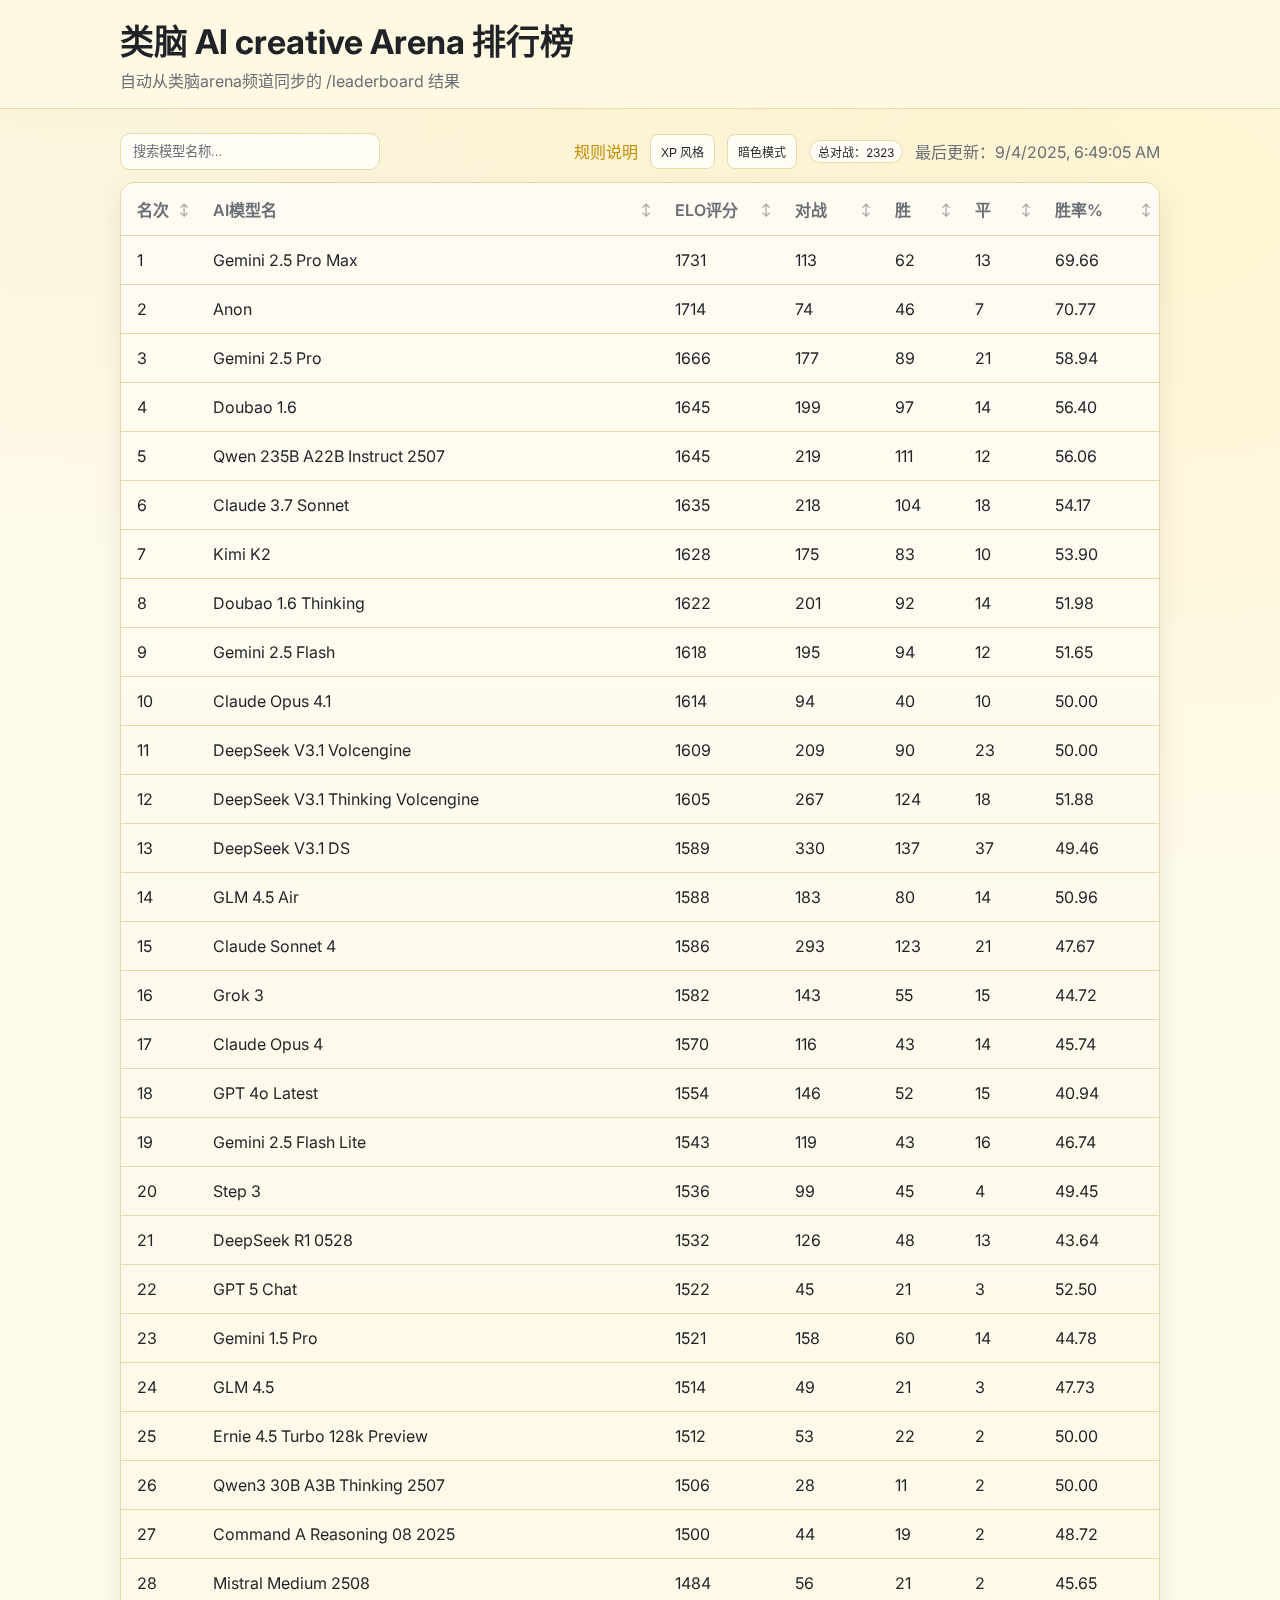
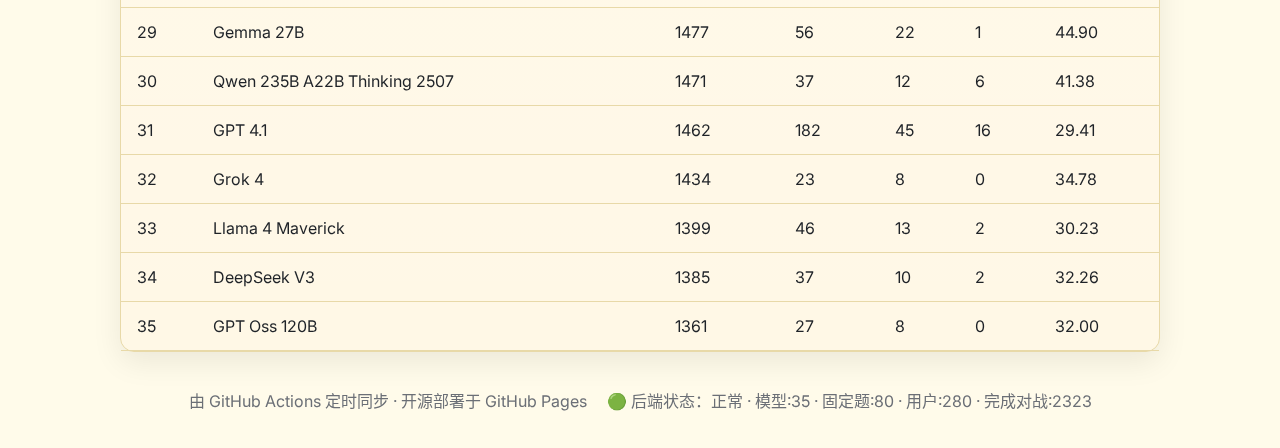
<file: index.html>
<!DOCTYPE html>
<html lang="zh-CN">
<head>
  <meta charset="UTF-8">
  <meta name="viewport" content="width=device-width, initial-scale=1">
  <title>类脑 AI creative Arena 排行榜</title>
  <meta name="description" content="从类脑arena频道同步的排行榜">
  <link rel="preconnect" href="https://fonts.googleapis.com">
  <link rel="preconnect" href="https://fonts.gstatic.com" crossorigin>
  <link href="https://fonts.googleapis.com/css2?family=Inter:wght@400;600;700&display=swap" rel="stylesheet">
  <link rel="stylesheet" href="styles.css">
</head>
<body>
  <header class="header">
    <div class="container">
      <h1 class="title">类脑 AI creative Arena 排行榜</h1>
      <p class="subtitle">自动从类脑arena频道同步的 /leaderboard 结果</p>
    </div>
  </header>

  <main class="container">
    <section class="toolbar">
      <div class="left">
        <input id="search" class="input" placeholder="搜索模型名称..." />
      </div>
      <div class="right" style="display:flex; align-items:center; gap:12px;">
        <a class="link" href="info.html">规则说明</a>
        <button id="styleToggle" class="btn" title="切换千禧年风格">XP 风格</button>
        <button id="themeToggle" class="btn" title="切换明暗主题">切换主题</button>
        <span id="totalBattles" class="badge">总对战：0</span>
        <span id="updatedAt" class="muted">最后更新：--</span>
      </div>
    </section>

    <section class="card">
      <div class="table-wrapper">
        <table class="table" id="leaderboardTable">
          <thead>
            <tr>
              <th class="sortable" data-key="rank" aria-sort="none" style="width:76px">名次</th>
              <th class="sortable" data-key="model_name">AI模型名</th>
              <th class="sortable" data-key="rating" style="width:120px">ELO评分</th>
              <th class="sortable" data-key="battles" style="width:100px">对战</th>
              <th class="sortable" data-key="wins" style="width:80px">胜</th>
              <th class="sortable" data-key="ties" style="width:80px">平</th>
              <th class="sortable" data-key="win_rate_percentage" style="width:120px">胜率%</th>
            </tr>
          </thead>
          <tbody id="leaderboardBody">
            <tr>
              <td colspan="7" class="muted center">加载中...</td>
            </tr>
          </tbody>
        </table>
      </div>
    </section>
  </main>

  <footer class="footer">
    <div class="container">
      <span class="muted">由 GitHub Actions 定时同步 · 开源部署于 GitHub Pages</span>
    </div>
  </footer>

  <script src="app.js" type="module"></script>
</body>
</html>
</file>
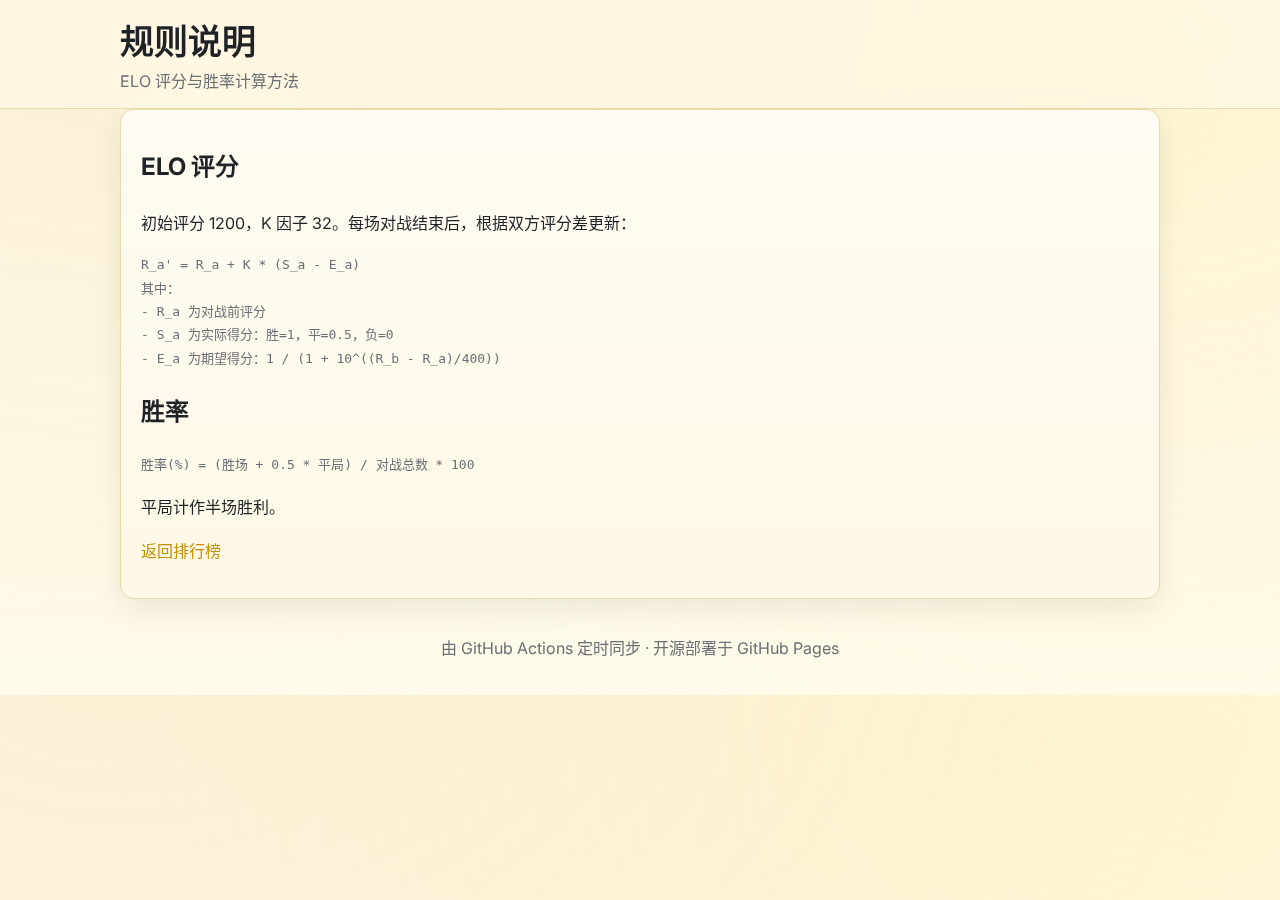
<file: info.html>
<!DOCTYPE html>
<html lang="zh-CN">
<head>
  <meta charset="UTF-8">
  <meta name="viewport" content="width=device-width, initial-scale=1">
  <title>评分与胜率规则说明</title>
  <link rel="preconnect" href="https://fonts.googleapis.com">
  <link rel="preconnect" href="https://fonts.gstatic.com" crossorigin>
  <link href="https://fonts.googleapis.com/css2?family=Inter:wght@400;600;700&display=swap" rel="stylesheet">
  <link rel="stylesheet" href="styles.css">
</head>
<body>
  <header class="header">
    <div class="container">
      <h1 class="title">规则说明</h1>
      <p class="subtitle">ELO 评分与胜率计算方法</p>
    </div>
  </header>

  <main class="container">
    <section class="card" style="padding:16px 20px; line-height:1.8;">
      <h2>ELO 评分</h2>
      <p>初始评分 1200，K 因子 32。每场对战结束后，根据双方评分差更新：</p>
      <pre class="muted" style="white-space:pre-wrap;">R_a' = R_a + K * (S_a - E_a)
其中：
- R_a 为对战前评分
- S_a 为实际得分：胜=1，平=0.5，负=0
- E_a 为期望得分：1 / (1 + 10^((R_b - R_a)/400))</pre>

      <h2>胜率</h2>
      <pre class="muted" style="white-space:pre-wrap;">胜率(%) = (胜场 + 0.5 * 平局) / 对战总数 * 100</pre>
      <p>平局计作半场胜利。</p>

      <p><a class="link" href="./">返回排行榜</a></p>
    </section>
  </main>

  <footer class="footer">
    <div class="container">
      <span class="muted">由 GitHub Actions 定时同步 · 开源部署于 GitHub Pages</span>
    </div>
  </footer>
</body>
</html>
</file>
<file: styles.css>
:root {
  --bg: #fffbea;
  --card: #fff8e6;
  --text: #1f2328;
  --muted: #6b6f76;
  --accent: #c58f00;
  --accent-2: #ffd666;
  --border: #e8d9a8;
  --success: #2ecc71;
  --warning: #f1c40f;
  --danger: #e74c3c;
}

[data-theme="dark"] {
  --bg: #0b0f19;
  --card: #121829;
  --text: #e6e8ef;
  --muted: #8b92a6;
  --accent: #5b8cff;
  --accent-2: #64d2ff;
  --border: #20273a;
  --success: #2ecc71;
  --warning: #f1c40f;
  --danger: #e74c3c;
}

* { box-sizing: border-box; }

html, body {
  margin: 0;
  padding: 0;
}

body {
  font-family: 'Inter', system-ui, -apple-system, Segoe UI, Roboto, Helvetica, Arial, "Apple Color Emoji", "Segoe UI Emoji";
  background: radial-gradient(1200px 800px at 10% -10%, rgba(197,143,0,0.10), transparent),
              radial-gradient(1000px 700px at 90% 10%, rgba(255,214,102,0.18), transparent),
              var(--bg);
  color: var(--text);
}

[data-theme="dark"] body {
  background: radial-gradient(1200px 800px at 10% -10%, rgba(100,210,255,0.08), transparent),
              radial-gradient(1000px 700px at 90% 10%, rgba(91,140,255,0.10), transparent),
              var(--bg);
}

.container {
  width: 100%;
  max-width: 1080px;
  margin: 0 auto;
  padding: 0 20px;
}

.header {
  position: sticky;
  top: 0;
  backdrop-filter: saturate(140%) blur(10px);
  background: rgba(255, 250, 235, 0.7);
  border-bottom: 1px solid var(--border);
  z-index: 1000;
  display: flow-root;
  padding-top: calc(env(safe-area-inset-top, 0) + 1px);
}

[data-theme="dark"] .header { background: rgba(11,15,25,0.7); }

.title {
  margin: 20px 0 4px;
  font-size: 34px;
  line-height: 1.25;
}

.subtitle {
  margin: 0 0 16px;
  color: var(--muted);
}

.toolbar {
  display: flex;
  align-items: center;
  justify-content: space-between;
  gap: 16px;
  margin: 24px 0 12px;
}

.toolbar-row { display: none; margin-top: 8px; }

.input {
  width: 260px;
  max-width: 100%;
  padding: 10px 12px;
  border-radius: 10px;
  border: 1px solid var(--border);
  background: #fffdf5;
  color: var(--text);
  outline: none;
}

[data-theme="dark"] .input { background: #0e1424; }

.input::placeholder { color: var(--muted); }

.card {
  background: linear-gradient(180deg, rgba(255,255,255,0.5), transparent), var(--card);
  border: 1px solid var(--border);
  border-radius: 14px;
  box-shadow: 0 10px 30px rgba(0,0,0,0.08);
}

[data-theme="dark"] .card {
  background: linear-gradient(180deg, rgba(255,255,255,0.06), transparent), var(--card);
  box-shadow: 0 10px 30px rgba(0,0,0,0.25);
}

.table-wrapper { overflow: auto; }
.table-wrapper { -webkit-overflow-scrolling: touch; }

.table {
  width: 100%;
  border-collapse: collapse;
}

.table th, .table td {
  padding: 14px 16px;
  border-bottom: 1px solid var(--border);
}

.table th { text-align: left; color: var(--muted); font-weight: 600; }

.center { text-align: center; }
.muted { color: var(--muted); }

.footer {
  margin: 36px 0;
  text-align: center;
}

/* Footer layout & health pill */
.footer .container {
  display: flex;
  flex-wrap: wrap;
  align-items: center;
  justify-content: center;
  gap: 10px 12px;
}

#healthStatus {
  display: inline-flex;
  align-items: center;
  gap: 8px;
  padding: 6px 10px;
  border: 1px solid var(--border);
  border-radius: 12px;
  background: linear-gradient(180deg, rgba(255,255,255,0.5), transparent), var(--card);
  box-shadow: 0 6px 18px rgba(0,0,0,0.06), inset 0 1px 0 rgba(255,255,255,0.4);
  white-space: normal;
  overflow-wrap: anywhere;
  margin-left: 0 !important;
}

#healthStatus .label { font-weight: 600; }
#healthStatus .counts { display: inline-flex; align-items: center; gap: 10px; margin: 0; padding: 0; list-style: none; }
#healthStatus .counts li { white-space: nowrap; }

[data-theme="dark"] #healthStatus {
  background: linear-gradient(180deg, rgba(255,255,255,0.06), transparent), var(--card);
  border-color: rgba(255,255,255,0.06);
  box-shadow: 0 6px 18px rgba(0,0,0,0.5), inset 0 1px 0 rgba(255,255,255,0.08);
}

.badge {
  display: inline-block;
  padding: 2px 8px;
  border-radius: 999px;
  font-size: 12px;
  border: 1px solid var(--border);
  background: #fffdf5;
}

[data-theme="dark"] .badge { background: #0e1424; }

.table th.sortable {
  cursor: pointer;
  user-select: none;
  position: relative;
  padding-right: 22px;
}

.table th.sortable::after {
  content: '↕';
  position: absolute;
  right: 8px;
  top: 50%;
  transform: translateY(-50%);
  font-size: 12px;
  color: var(--muted);
  opacity: 0.6;
}

.table th.sortable[aria-sort="asc"]::after {
  content: '▲';
  opacity: 0.95;
  color: var(--text);
}

.table th.sortable[aria-sort="desc"]::after {
  content: '▼';
  opacity: 0.95;
  color: var(--text);
}

.table th.sortable[aria-sort="asc"],
.table th.sortable[aria-sort="desc"] {
  color: var(--text);
}

.link {
  color: var(--accent);
  text-decoration: none;
}

.link:hover { text-decoration: underline; }

/* Buttons */
.btn {
  appearance: none;
  border: 1px solid var(--border);
  background: #fffdf5;
  color: var(--text);
  border-radius: 8px;
  padding: 8px 10px;
  font-size: 12px;
}

[data-theme="dark"] .btn { background: #0e1424; }

/* Theme toggle target colors */
.btn.theme-toggle.light-target {
  /* 当前为暗色时，目标为亮色 -> 按钮呈现亮色视觉 */
  background: #fffdf5;
  color: #1f2328;
  border-color: var(--border);
}
.btn.theme-toggle.dark-target {
  /* 当前为亮色时，目标为暗色 -> 按钮呈现暗色视觉 */
  background: #0e1424;
  color: #e6e8ef;
  border-color: var(--border);
}

.btn-ghost {
  appearance: none;
  border: 1px solid transparent;
  background: transparent;
  color: var(--text);
  padding: 8px 6px;
  font-size: 16px;
}

/* Modern select matching button/input style */
.select {
  appearance: none;
  -webkit-appearance: none;
  -moz-appearance: none;
  border: 1px solid var(--border);
  background: #fffdf5;
  color: var(--text);
  border-radius: 8px;
  padding: 8px 28px 8px 10px;
  font-size: 12px;
  line-height: 1.2;
  background-image: url("data:image/svg+xml;utf8,<svg xmlns='http://www.w3.org/2000/svg' width='12' height='12' viewBox='0 0 24 24' fill='none' stroke='%238b92a6' stroke-width='2' stroke-linecap='round' stroke-linejoin='round'><polyline points='6 9 12 15 18 9'/></svg>");
  background-repeat: no-repeat;
  background-position: right 10px center;
}

[data-theme="dark"] .select { background: #0e1424; }

/* Fix dark mode selected option contrast */
select option { color: var(--text); background: #fffdf5; }
[data-theme="dark"] select option { color: #e6e8ef; background: #0e1424; }
select option:checked, select option:hover { background-color: var(--accent-2); color: var(--text); }
[data-theme="dark"] select option:checked, [data-theme="dark"] select option:hover { background-color: #1a2235; color: #e6e8ef; }

/* Custom select for language */
.select-hidden { position: absolute; width: 1px; height: 1px; opacity: 0; pointer-events: none; }
.custom-select { display: inline-flex; align-items: center; border: 1px solid var(--border); background: #fffdf5; color: var(--text); border-radius: 8px; padding: 8px 10px; font-size: 12px; position: relative; }
[data-theme="dark"] .custom-select { background: #0e1424; }
.custom-select .label { padding-right: 18px; }
.custom-select .arrow { position: absolute; right: 8px; width: 12px; height: 12px; pointer-events: none; opacity: 0.7; }
.custom-select .menu { position: absolute; top: calc(100% + 6px); left: 0; min-width: max(100%, 140px); max-height: 220px; overflow: auto; border: 1px solid var(--border); border-radius: 10px; background: #fffdf5; box-shadow: 0 10px 24px rgba(0,0,0,0.12); z-index: 1001; opacity: 0; transform: translateY(-6px) scale(0.98); pointer-events: none; transition: opacity 200ms ease, transform 220ms cubic-bezier(0.22, 0.61, 0.36, 1); margin: 0; padding: 6px 0; }
[data-theme="dark"] .custom-select .menu { background: #0e1424; box-shadow: 0 10px 24px rgba(0,0,0,0.5); }
.custom-select .menu li { list-style: none; padding: 10px 12px; cursor: pointer; margin: 0; }
.custom-select .menu li:hover, .custom-select .menu li.active { background: var(--accent-2); color: var(--text); }
[data-theme="dark"] .custom-select .menu li:hover, [data-theme="dark"] .custom-select .menu li.active { background: #1a2235; color: #e6e8ef; }
.custom-select.open .menu { opacity: 1; transform: translateY(0) scale(1); pointer-events: auto; }
.custom-select:focus-visible { outline: 2px solid var(--accent-2); outline-offset: 2px; }

/* Responsive */
@media (max-width: 768px) {
  .title { font-size: 26px; }
  .subtitle { font-size: 14px; }
  .toolbar { flex-wrap: wrap; gap: 10px; }
  .toolbar .left { flex: 1 1 100%; }
  .toolbar .right { flex: 1 1 100%; justify-content: flex-start; flex-wrap: wrap; gap: 8px; }
  .input { width: 100%; }
  .container { padding: 0 14px; }
  .toolbar-row { display: block; }
  /* table mode on medium screens: keep model name single line */
  .table td:nth-child(2) {
    max-width: 360px;
    white-space: nowrap;
    overflow: hidden;
    text-overflow: ellipsis;
  }
}

@media (max-width: 480px) {
  .title { font-size: 22px; }
  .table th, .table td { padding: 10px 12px; }
  .badge { font-size: 11px; padding: 2px 6px; }
  .btn { padding: 6px 8px; font-size: 11px; }
  .select { padding: 6px 26px 6px 8px; font-size: 11px; }
  .mobile-sort { display: flex; align-items: center; gap: 8px; margin-top: 8px; }
  .mobile-sort label { font-size: 12px; }
  /* footer: stack vertically on small screens */
  .footer { margin: 28px 0 16px; }
  .footer .container { flex-direction: column; align-items: stretch; gap: 8px; }
  #healthStatus { width: 100%; text-align: left; padding: 8px 12px; border-radius: 10px; line-height: 1.6; }
  #healthStatus { display: block; }
  #healthStatus .label { display: block; margin-bottom: 4px; }
  #healthStatus .counts { display: block; }
  #healthStatus .counts li + li { margin-top: 4px; }
  /* ensure metric stays on the header line in card layout */
  .table tr .cell-elo,
  .table tr .cell-metric { white-space: nowrap; }
  /* Long model names truncate on small screens */
  .table td:nth-child(2) {
    max-width: 220px;
    white-space: nowrap;
    overflow: hidden;
    text-overflow: ellipsis;
  }

  /* Convert table into stacked cards */
  .table thead { display: none; }
  .table, .table tbody { display: block; width: 100%; }
  .table tr { display: flex; flex-wrap: wrap; align-items: center; border: 1px solid rgba(0,0,0,0.04); border-radius: 14px; background: linear-gradient(180deg, rgba(255,255,255,0.6), transparent), var(--card); box-shadow: 0 6px 18px rgba(0,0,0,0.06), inset 0 1px 0 rgba(255,255,255,0.4); padding: 8px 12px; margin-bottom: 10px; position: relative; transition: box-shadow 320ms cubic-bezier(0.22, 0.61, 0.36, 1), transform 320ms cubic-bezier(0.22, 0.61, 0.36, 1); }
  .table tr.expanded { box-shadow: 0 10px 28px rgba(0,0,0,0.10), inset 0 1px 0 rgba(255,255,255,0.5); transform: translateY(-1px); }
  [data-theme="dark"] .table tr { background: linear-gradient(180deg, rgba(255,255,255,0.06), transparent), var(--card); border-color: rgba(255,255,255,0.06); }
  /* header line */
  .table tr .cell-rank,
  .table tr .cell-name,
  .table tr .cell-elo,
  .table tr .cell-metric { border: 0; padding: 4px 6px; }
  .table tr .cell-rank { flex: 0 0 36px; font-weight: 700; color: var(--muted); }
  .table tr .cell-name { flex: 1 1 auto; min-width: 0; font-weight: 600; white-space: nowrap; overflow: hidden; text-overflow: ellipsis; }
  .table tr .cell-elo,
  .table tr .cell-metric { flex: 0 0 auto; margin-left: auto; text-align: right; font-weight: 700; }
  .table tr .cell-rank::before,
  .table tr .cell-name::before,
  .table tr .cell-elo::before { content: none; }
  /* details collapsed by default: do not occupy height */
  .table tr .detail-cell { display: none; }
  .table tr .detail-cell::before { content: attr(data-label); color: var(--muted); font-weight: 600; }
  @keyframes detailFade {
    from { opacity: 0; transform: translateY(-4px) scaleY(0.98); }
    to { opacity: 1; transform: translateY(0) scaleY(1); }
  }
  .table tr.expanded .detail-cell {
    display: grid;
    grid-template-columns: 112px 1fr;
    gap: 8px;
    padding: 6px 4px;
    flex: 0 0 100%;
    animation: detailFade 320ms cubic-bezier(0.22, 0.61, 0.36, 1);
  }
  .table tr.expanded .detail-cell:first-of-type { margin-top: 6px; padding-top: 10px; border-top: 1px dashed var(--border); }
}
</file>
